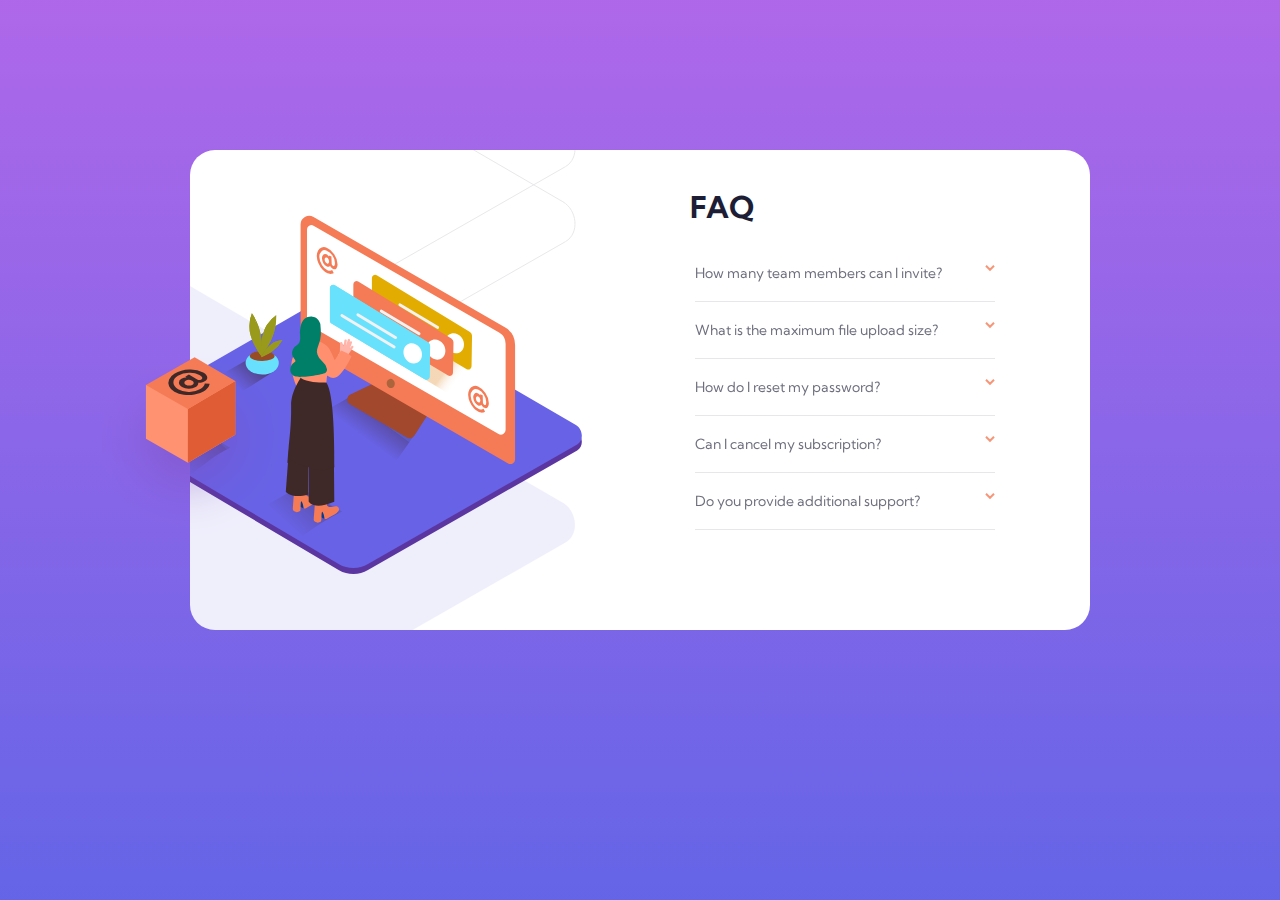
<file: index.html>
<!DOCTYPE html>
<html lang="en" class="page">

<head>
  <meta charset="UTF-8">
  <meta name="viewport" content="width=device-width, initial-scale=1.0">
  <link rel="stylesheet" href="css/normalize.css">
  <link rel="stylesheet" href="css/style.css">
  <link rel="icon" type="image/png" sizes="32x32" href="./images/favicon-32x32.png">
  <link href="https://fonts.googleapis.com/css2?family=Kumbh+Sans:wght@400;700&display=swap" rel="stylesheet">
  <title>FAQ Accordion Card</title>
</head>

<body class="page-body">
  <h1 class="visually-hidden">FAQ According cart</h1>
  <div class="faq-card">
    <h2 class="faq-card__title">FAQ</h2>
    <ul class="faq-card__list">
      <li class="faq-card__item">
        <details class="faq-card__answer">
          <summary class="faq-card__question">How many team members can I invite?</summary>
          You can invite up to 2 additional users on the Free plan. There is no limit on
          team members for the Premium plan.
        </details>
      </li>
      <li class="faq-card__item">
        <details class="faq-card__answer">
          <summary class="faq-card__question">What is the maximum file upload size?</summary>
          No more than 2GB. All files in your account must fit your allotted storage space.
        </details>
      </li>
      <li class="faq-card__item">
        <details class="faq-card__answer">
          <summary class="faq-card__question">How do I reset my password?</summary>
          Click “Forgot password” from the login page or “Change password” from your profile page.
        </details>
      </li>
      <li class="faq-card__item">
        <details class="faq-card__answer">
          <summary class="faq-card__question">Can I cancel my subscription?</summary>
          A reset link will be emailed to you.
        </details>
      </li>
      <li class="faq-card__item">
        <details class="faq-card__answer">
          <summary class="faq-card__question">Do you provide additional support?</summary>
          Yes! Send us a message and we’ll process your request no questions asked. Chat and email support is available 24/7. Phone lines are open during normal business hours.
        </details>
      </li>
    </ul>
  </div>
</body>

</html>
</file>
<file: css/style.css>
/*
* Prefixed by https://autoprefixer.github.io
* PostCSS: v7.0.29,
* Autoprefixer: v9.7.6
* Browsers: last 3 version
*/

img {
  max-width: 100%;
  height: auto;
}

.visually-hidden {
  position: absolute;
  width: 1px;
  height: 1px;
  margin: -1px;
  border: 0;
  padding: 0;
  clip: rect(0 0 0 0);
  overflow: hidden;
}

.page {
  min-height: 100%;
  padding-left: 10px;
  padding-right: 10px;
}

.page-body {
  min-height: 100%;
  padding-bottom: 50px;
  font-family: 'Kumbh Sans', sans-serif;
  font-size: 11px;
  color: hsl(238, 29%, 16%);

  background: -webkit-gradient(linear, left top, left bottom, from(hsl(273, 75%, 66%)), to(hsl(240, 73%, 65%)));

  background: -o-linear-gradient(top, hsl(273, 75%, 66%), hsl(240, 73%, 65%));

  background: linear-gradient(180deg, hsl(273, 75%, 66%), hsl(240, 73%, 65%));
  background-repeat: no-repeat;
}

.faq-card {
  position: relative;
  -webkit-box-sizing: border-box;
          box-sizing: border-box;
  width: 100%;
  min-height: 520px;
  margin: 0 auto;
  margin-top: 150px;
  padding-left: 30px;
  padding-right: 30px;
  padding-top: 140px;
  padding-bottom: 20px;
  border-radius: 25px;
  background-color: #fff;
  background-image: url('../images/bg-pattern-mobile.svg');
  background-repeat: no-repeat;
  background-position: center 0;
}

@media (min-width: 376px) {
  .faq-card {
    min-width: 370px;
    max-width: 500px;
    padding-right: 20px;
    min-height: 590px;
  }
}

@media (min-width: 1050px) {
  .faq-card {
    min-width: auto;
    max-width: 900px;
    min-height: 480px;
    padding-top: 60px;
    padding-right: 90px;
    padding-left: 500px;
    padding-top: 40px;
    
    background-image: url('../images/illustration-woman-online-desktop.svg') ,
     url('../images/bg-pattern-desktop.svg');
     background-color: #fff;
     background-position: -80px 65px, -580px -300px;
  }
}

.faq-card::before {
  position: absolute;
  top: -110px;
  left: center;
  left: 0;
  right: 35px;
  margin: auto;
  content: '';
  width: 266px;
  height: 196px;
  background-image: url('../images/illustration-woman-online-mobile.svg');
}

@media (min-width: 1050px) {
  .faq-card::before {
    top: 205px;
    left: -95px;
    margin: 0;
    width: 191px;
    height: 184px;
    background-image: url('../images/illustration-box-desktop.svg');
  }
}

.faq-card__title {
  text-align: center;
  margin: 0;
  margin-bottom: 20px;
  font-size: 30px;
  font-weight: 700;
}

@media (min-width: 1050px) {
  .faq-card__title {
    text-align: left;
  }
}

.faq-card__list {
  margin: 0;
  padding: 0;
  list-style: none;
}

@media (min-width: 376px) {
  .faq-card__list {
    width: 300px;
    margin-left: auto;
    margin-right: auto;
  }
}

.faq-card__item {
  position: relative;
  border-bottom: 1px solid hsl(240, 5%, 91%);
}

.faq-card__answer > .faq-card__question:hover {
  color: hsl(14, 88%, 65%);
}

.faq-card__question::-webkit-details-marker {
  display: none;
}

.faq-card__question {
  position: relative;
  margin: 0;
  padding-top: 15px;
  padding-bottom: 15px;
  font-size: 14px;
  color: hsl(240, 6%, 50%);
  list-style: none;
  outline: none;
  color: hsl(237, 12%, 33%)
}

@media (min-width: 376px) {
  .faq-card__question {
    padding-top: 20px;
    padding-bottom: 20px;
  }
}

.faq-card__question::after {
  content: '';
  position: absolute;
  top: center;
  right: 0;
  width: 10px;
  height: 7px;
  background-image: url('../images/icon-arrow-down.svg');
  -webkit-transition: 0.1s;
  -o-transition: 0.1s;
  transition: 0.1s;
}

.faq-card__answer[open] > .faq-card__question::after {
  -webkit-transform: rotate(180deg);
      -ms-transform: rotate(180deg);
          transform: rotate(180deg);
  -webkit-transition: 0.1s;
  -o-transition: 0.1s;
  transition: 0.1s;
}

.faq-card__answer {
  margin: 0;
  font-size: 12px;
  color: hsl(240, 6%, 50%);
  opacity: 0.8;
  cursor: pointer;
}

.faq-card__answer[open] {
  padding-bottom: 15px;
}

.faq-card__answer[open] > .faq-card__question {
  font-weight: 700;
  color: hsl(238, 29%, 16%);
}
</file>
